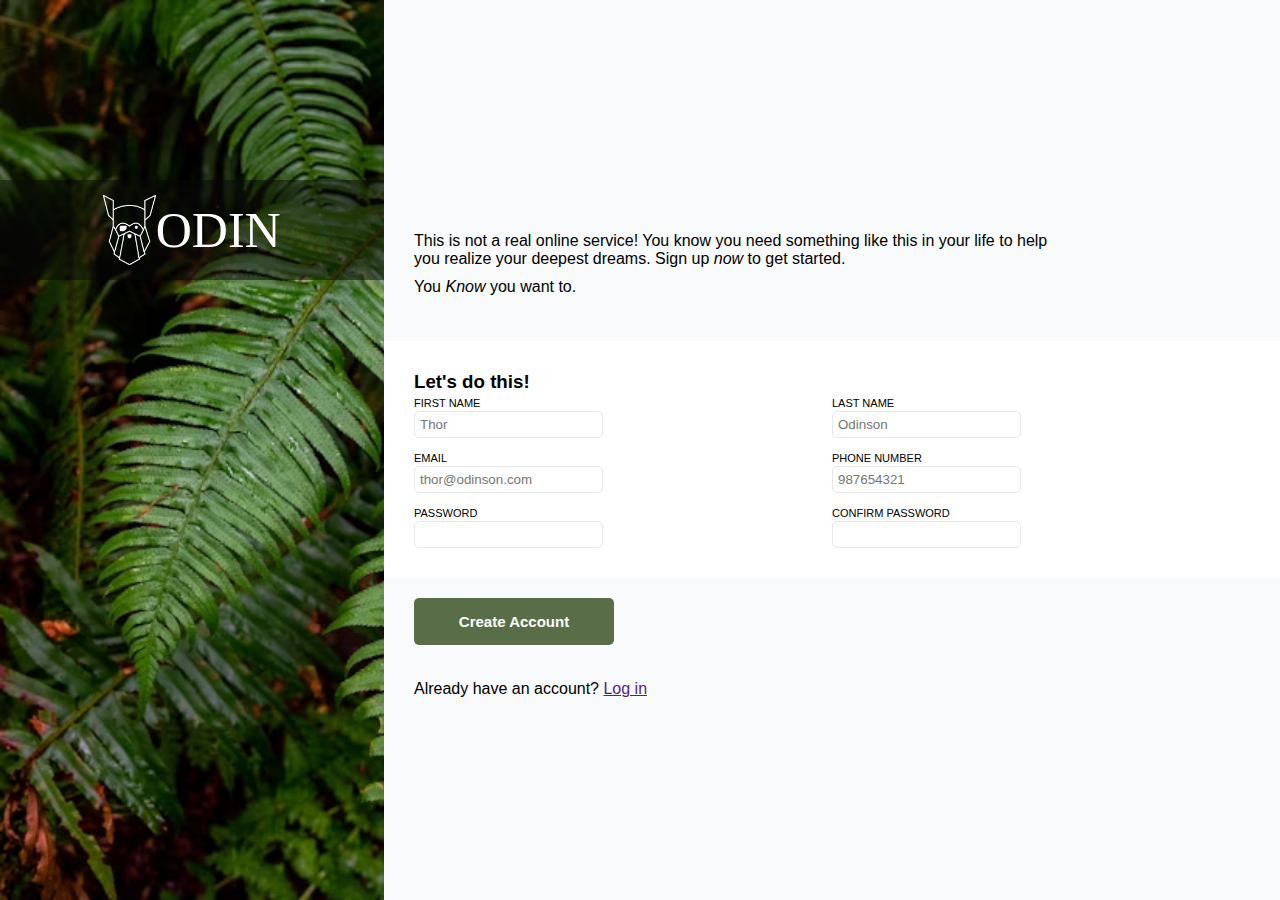
<file: index.html>
<!DOCTYPE html>
<html lang="en">
  <head>
    <meta charset="UTF-8" />
    <meta name="viewport" content="width=device-width, initial-scale=1.0" />
    <title>ODIN Log-in Page</title>
    <link rel="stylesheet" href="style.css" />
  </head>
  <body>
    <div class="container">
      <aside class="side-panel">
        <div class="logo-container">
          <img src="./assets/odin-lined.png" alt="Odin Logo" />
          <span class="logo-name">ODIN</span>
        </div>
      </aside>

      <main class="main">
        <div class="top">
          <p>
            This is not a real online service! You know you need something like
            this in your life to help you realize your deepest dreams. Sign up
            <em>now</em> to get started.
          </p>
          <p>You <em>Know</em> you want to.</p>
        </div>

        <div class="form-container">
          <form class="form">
            <div class="form-data">
              <h3>Let's do this!</h3>
              <div class="form-input">
                <div class="label-group">
                  <label for="first-name">FIRST NAME</label><br />
                  <input
                    type="text"
                    id="first-name"
                    name="first-name"
                    placeholder="Thor"
                    required
                  />
                </div>

                <div class="label-group">
                  <label for="last-name">LAST NAME</label><br />
                  <input
                    type="text"
                    id="last-name"
                    name="last-name"
                    placeholder="Odinson"
                    required
                  />
                </div>

                <div class="label-group">
                  <label for="email">EMAIL</label><br />
                  <input
                    type="email"
                    id="email"
                    name="email"
                    placeholder="thor@odinson.com"
                    required
                  />
                </div>

                <div class="label-group">
                  <label for="phone">PHONE NUMBER</label><br />
                  <input
                    type="tel"
                    id="phone"
                    name="phone"
                    pattern="\d{10}"
                    placeholder="987654321"
                    required
                  />
                </div>

                <div class="label-group">
                  <label for="password">PASSWORD</label><br />
                  <input
                    type="password"
                    id="password"
                    name="password"
                    required
                  />
                </div>

                <div class="label-group">
                  <label for="cnf-password">CONFIRM PASSWORD</label><br />
                  <input
                    type="password"
                    id="cnf-password"
                    name="cnf-password"
                    required
                  />
                </div>
              </div>
            </div>
            <div class="button">
              <button type="submit">Create Account</button>
            </div>
          </form>
        </div>

        <div class="bottom">
          <p>
            Already have an account? <span><a href="">Log in</a></span>
          </p>
        </div>
      </main>
    </div>
  </body>
</html>
</file>
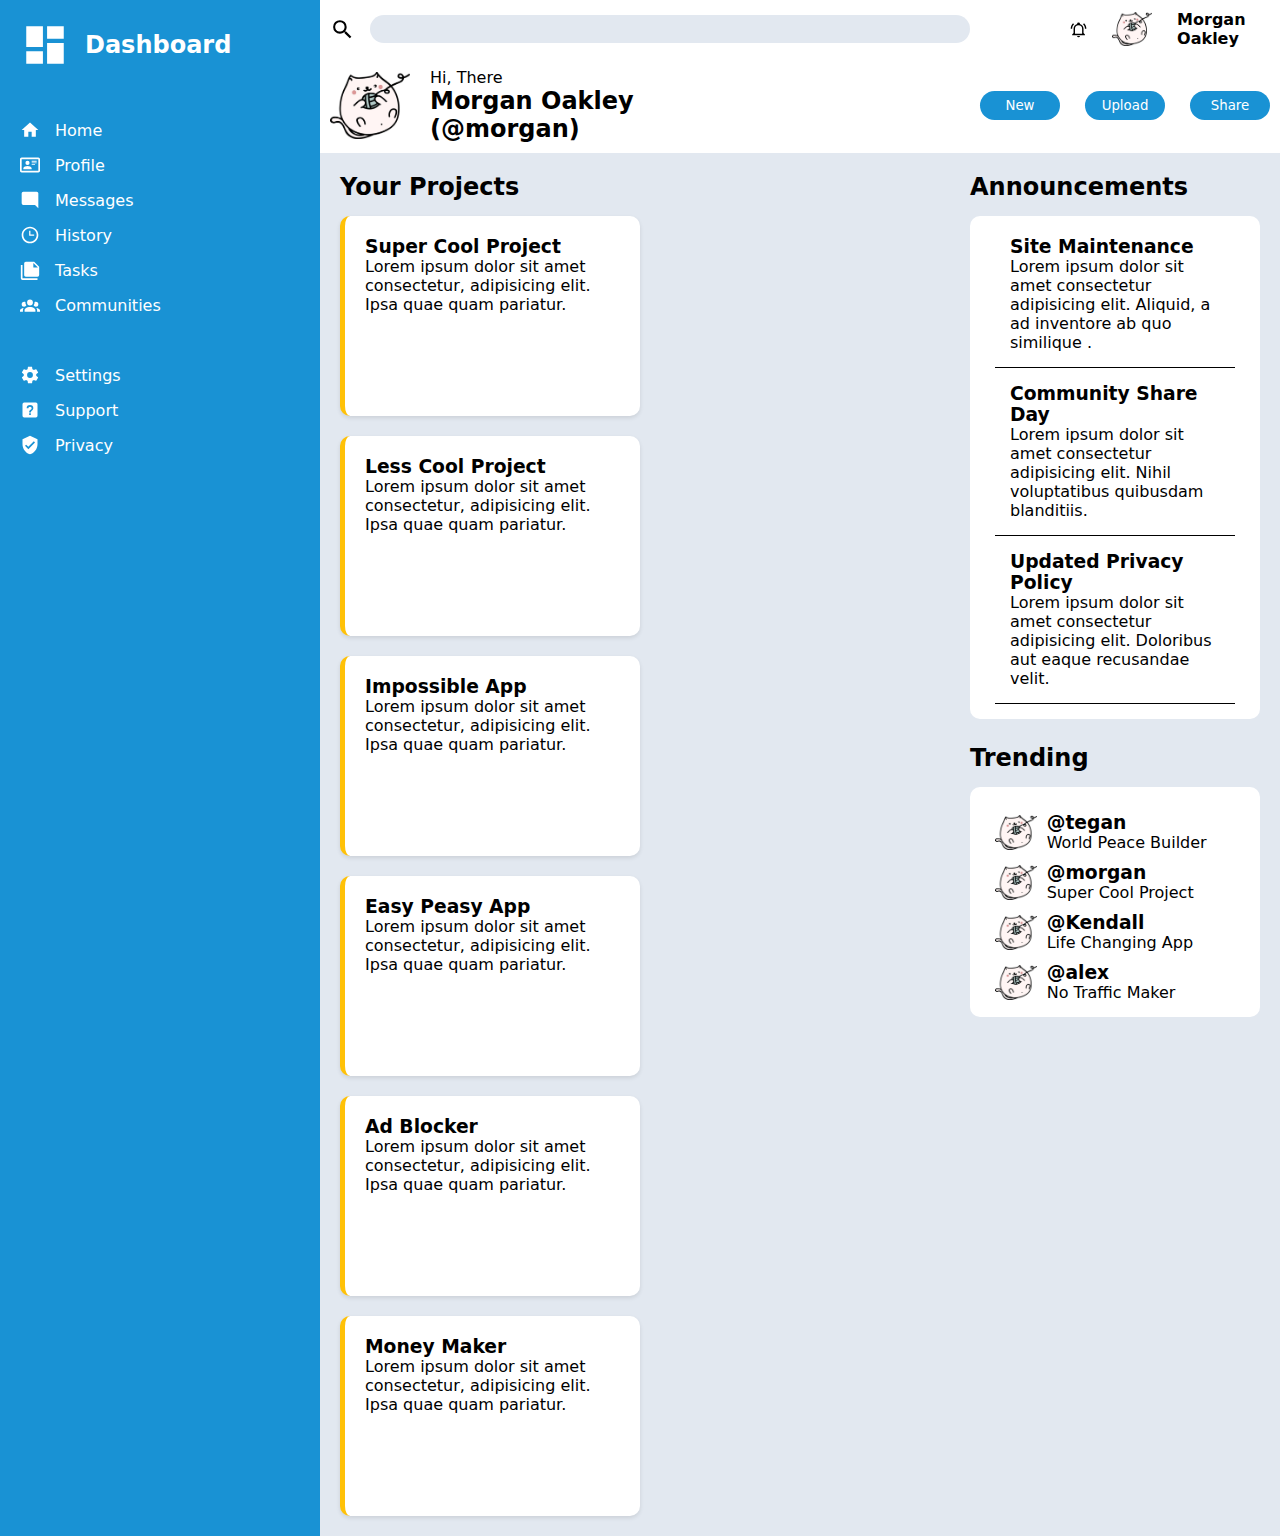
<file: admin-dashboard-odin/index.html>
<!DOCTYPE html>
<html lang="en">
  <head>
    <meta charset="UTF-8" />
    <meta name="viewport" content="width=device-width, initial-scale=1.0" />
    <title>Rough</title>
    <link rel="stylesheet" href="style.css" />
  </head>
  <body>
    <div class="container">
      <div class="dashboard">
        <div class="logo">
          <svg
            class="logo-icon"
            xmlns="http://www.w3.org/2000/svg"
            viewBox="0 0 24 24"
          >
            <title>view-dashboard</title>
            <path
              fill="#FFFFFF"
              d="M13,3V9H21V3M13,21H21V11H13M3,21H11V15H3M3,13H11V3H3V13Z"
            />
          </svg>
          <h2>Dashboard</h2>
        </div>

        <div class="user-data">
          <div class="user-data-div home">
            <svg
              class="dash-icons"
              xmlns="http://www.w3.org/2000/svg"
              viewBox="0 0 24 24"
            >
              <title>home</title>
              <path
                fill="#FFFFFF"
                d="M10,20V14H14V20H19V12H22L12,3L2,12H5V20H10Z"
              />
            </svg>
            <a href="#">Home</a>
          </div>
          <div class="user-data-div profile">
            <svg
              class="dash-icons"
              xmlns="http://www.w3.org/2000/svg"
              viewBox="0 0 24 24"
            >
              <title>card-account-details-outline</title>
              <path
                fill="#FFFFFF"
                d="M22,3H2C0.91,3.04 0.04,3.91 0,5V19C0.04,20.09 0.91,20.96 2,21H22C23.09,20.96 23.96,20.09 24,19V5C23.96,3.91 23.09,3.04 22,3M22,19H2V5H22V19M14,17V15.75C14,14.09 10.66,13.25 9,13.25C7.34,13.25 4,14.09 4,15.75V17H14M9,7A2.5,2.5 0 0,0 6.5,9.5A2.5,2.5 0 0,0 9,12A2.5,2.5 0 0,0 11.5,9.5A2.5,2.5 0 0,0 9,7M14,7V8H20V7H14M14,9V10H20V9H14M14,11V12H18V11H14"
              />
            </svg>
            <a href="#">Profile</a>
          </div>
          <div class="user-data-div messages">
            <svg
              class="dash-icons"
              xmlns="http://www.w3.org/2000/svg"
              viewBox="0 0 24 24"
            >
              <title>message-reply</title>
              <path
                fill="#FFFFFF"
                d="M22,4C22,2.89 21.1,2 20,2H4A2,2 0 0,0 2,4V16A2,2 0 0,0 4,18H18L22,22V4Z"
              />
            </svg>
            <a href="#">Messages</a>
          </div>
          <div class="user-data-div history">
            <svg
              class="dash-icons"
              xmlns="http://www.w3.org/2000/svg"
              viewBox="0 0 24 24"
            >
              <title>clock-time-three-outline</title>
              <path
                fill="#FFFFFF"
                d="M12 20C16.4 20 20 16.4 20 12S16.4 4 12 4 4 7.6 4 12 7.6 20 12 20M12 2C17.5 2 22 6.5 22 12S17.5 22 12 22C6.5 22 2 17.5 2 12C2 6.5 6.5 2 12 2M17 11.5V13H11V7H12.5V11.5H17Z"
              />
            </svg>
            <a href="#">History</a>
          </div>
          <div class="user-data-div tasks">
            <svg
              class="dash-icons"
              xmlns="http://www.w3.org/2000/svg"
              viewBox="0 0 24 24"
            >
              <title>note-multiple</title>
              <path
                fill="#FFFFFF"
                d="M16,9H21.5L16,3.5V9M7,2H17L23,8V18A2,2 0 0,1 21,20H7C5.89,20 5,19.1 5,18V4A2,2 0 0,1 7,2M3,6V22H21V24H3A2,2 0 0,1 1,22V6H3Z"
              />
            </svg>
            <a href="#">Tasks</a>
          </div>
          <div class="user-data-div communities">
            <svg
              class="dash-icons"
              xmlns="http://www.w3.org/2000/svg"
              viewBox="0 0 24 24"
            >
              <title>account-group</title>
              <path
                fill="#FFFFFF"
                d="M12,5.5A3.5,3.5 0 0,1 15.5,9A3.5,3.5 0 0,1 12,12.5A3.5,3.5 0 0,1 8.5,9A3.5,3.5 0 0,1 12,5.5M5,8C5.56,8 6.08,8.15 6.53,8.42C6.38,9.85 6.8,11.27 7.66,12.38C7.16,13.34 6.16,14 5,14A3,3 0 0,1 2,11A3,3 0 0,1 5,8M19,8A3,3 0 0,1 22,11A3,3 0 0,1 19,14C17.84,14 16.84,13.34 16.34,12.38C17.2,11.27 17.62,9.85 17.47,8.42C17.92,8.15 18.44,8 19,8M5.5,18.25C5.5,16.18 8.41,14.5 12,14.5C15.59,14.5 18.5,16.18 18.5,18.25V20H5.5V18.25M0,20V18.5C0,17.11 1.89,15.94 4.45,15.6C3.86,16.28 3.5,17.22 3.5,18.25V20H0M24,20H20.5V18.25C20.5,17.22 20.14,16.28 19.55,15.6C22.11,15.94 24,17.11 24,18.5V20Z"
              />
            </svg>
            <a href="#">Communities</a>
          </div>
        </div>
        <div class="user-settings">
          <div class="user-data-div dash-icons" class="settings">
            <svg
              class="dash-icons"
              xmlns="http://www.w3.org/2000/svg"
              viewBox="0 0 24 24"
            >
              <title>cog</title>
              <path
                fill="#FFFFFF"
                d="M12,15.5A3.5,3.5 0 0,1 8.5,12A3.5,3.5 0 0,1 12,8.5A3.5,3.5 0 0,1 15.5,12A3.5,3.5 0 0,1 12,15.5M19.43,12.97C19.47,12.65 19.5,12.33 19.5,12C19.5,11.67 19.47,11.34 19.43,11L21.54,9.37C21.73,9.22 21.78,8.95 21.66,8.73L19.66,5.27C19.54,5.05 19.27,4.96 19.05,5.05L16.56,6.05C16.04,5.66 15.5,5.32 14.87,5.07L14.5,2.42C14.46,2.18 14.25,2 14,2H10C9.75,2 9.54,2.18 9.5,2.42L9.13,5.07C8.5,5.32 7.96,5.66 7.44,6.05L4.95,5.05C4.73,4.96 4.46,5.05 4.34,5.27L2.34,8.73C2.21,8.95 2.27,9.22 2.46,9.37L4.57,11C4.53,11.34 4.5,11.67 4.5,12C4.5,12.33 4.53,12.65 4.57,12.97L2.46,14.63C2.27,14.78 2.21,15.05 2.34,15.27L4.34,18.73C4.46,18.95 4.73,19.03 4.95,18.95L7.44,17.94C7.96,18.34 8.5,18.68 9.13,18.93L9.5,21.58C9.54,21.82 9.75,22 10,22H14C14.25,22 14.46,21.82 14.5,21.58L14.87,18.93C15.5,18.67 16.04,18.34 16.56,17.94L19.05,18.95C19.27,19.03 19.54,18.95 19.66,18.73L21.66,15.27C21.78,15.05 21.73,14.78 21.54,14.63L19.43,12.97Z"
              />
            </svg>
            <a href="#">Settings</a>
          </div>
          <div class="user-data-div support">
            <svg
              class="dash-icons"
              class="dash-icons"
              xmlns="http://www.w3.org/2000/svg"
              viewBox="0 0 24 24"
            >
              <title>help-box</title>
              <path
                fill="#FFFFFF"
                d="M11,18H13V16H11V18M12,6A4,4 0 0,0 8,10H10A2,2 0 0,1 12,8A2,2 0 0,1 14,10C14,12 11,11.75 11,15H13C13,12.75 16,12.5 16,10A4,4 0 0,0 12,6M5,3H19A2,2 0 0,1 21,5V19A2,2 0 0,1 19,21H5A2,2 0 0,1 3,19V5A2,2 0 0,1 5,3Z"
              />
            </svg>
            <a href="#">Support</a>
          </div>
          <div class="user-data-div privacy">
            <svg
              class="dash-icons"
              xmlns="http://www.w3.org/2000/svg"
              viewBox="0 0 24 24"
            >
              <title>shield-check</title>
              <path
                fill="#FFFFFF"
                d="M10,17L6,13L7.41,11.59L10,14.17L16.59,7.58L18,9M12,1L3,5V11C3,16.55 6.84,21.74 12,23C17.16,21.74 21,16.55 21,11V5L12,1Z"
              />
            </svg>
            <a href="#">Privacy</a>
          </div>
        </div>
      </div>

      <div class="header">
        <div class="top">
          <div class="search">
            <svg
              class="search-icon icons"
              xmlns="http://www.w3.org/2000/svg"
              viewBox="0 0 24 24"
            >
              <title>magnify</title>
              <path
                d="M9.5,3A6.5,6.5 0 0,1 16,9.5C16,11.11 15.41,12.59 14.44,13.73L14.71,14H15.5L20.5,19L19,20.5L14,15.5V14.71L13.73,14.44C12.59,15.41 11.11,16 9.5,16A6.5,6.5 0 0,1 3,9.5A6.5,6.5 0 0,1 9.5,3M9.5,5C7,5 5,7 5,9.5C5,12 7,14 9.5,14C12,14 14,12 14,9.5C14,7 12,5 9.5,5Z"
              />
            </svg>

            <input type="text" />
          </div>
          <div class="user-info">
            <svg
              class="ring-bell icons"
              xmlns="http://www.w3.org/2000/svg"
              viewBox="0 0 24 24"
            >
              <title>bell-ring-outline</title>
              <path
                d="M10,21H14A2,2 0 0,1 12,23A2,2 0 0,1 10,21M21,19V20H3V19L5,17V11C5,7.9 7.03,5.17 10,4.29C10,4.19 10,4.1 10,4A2,2 0 0,1 12,2A2,2 0 0,1 14,4C14,4.1 14,4.19 14,4.29C16.97,5.17 19,7.9 19,11V17L21,19M17,11A5,5 0 0,0 12,6A5,5 0 0,0 7,11V18H17V11M19.75,3.19L18.33,4.61C20.04,6.3 21,8.6 21,11H23C23,8.07 21.84,5.25 19.75,3.19M1,11H3C3,8.6 3.96,6.3 5.67,4.61L4.25,3.19C2.16,5.25 1,8.07 1,11Z"
              />
            </svg>
            <img class="profile-icon" src="./icon1.jpg" alt="profile icon" />

            <h4>Morgan Oakley</h4>
          </div>
        </div>
        <div class="bottom">
          <div class="user-profile">
            <img class="profile-icon" src="./icon1.jpg" alt="profile icon" />
            <div class="profile-name">
              <p>Hi, There</p>
              <h2>Morgan Oakley (@morgan)</h2>
            </div>
          </div>
          <div class="buttons">
            <button>New</button>
            <button>Upload</button>
            <button>Share</button>
          </div>
        </div>
      </div>

      <div class="main">
        <div class="projects">
          <h2>Your Projects</h2>
          <div class="project-tiles">
            <div class="project">
              <h3>Super Cool Project</h3>
              <p>
                Lorem ipsum dolor sit amet consectetur, adipisicing elit. Ipsa
                quae quam pariatur.
              </p>
            </div>
            <div class="project">
              <h3>Less Cool Project</h3>
              <p>
                Lorem ipsum dolor sit amet consectetur, adipisicing elit. Ipsa
                quae quam pariatur.
              </p>
            </div>
            <div class="project">
              <h3>Impossible App</h3>
              <p>
                Lorem ipsum dolor sit amet consectetur, adipisicing elit. Ipsa
                quae quam pariatur.
              </p>
            </div>
            <div class="project">
              <h3>Easy Peasy App</h3>
              <p>
                Lorem ipsum dolor sit amet consectetur, adipisicing elit. Ipsa
                quae quam pariatur.
              </p>
            </div>
            <div class="project">
              <h3>Ad Blocker</h3>
              <p>
                Lorem ipsum dolor sit amet consectetur, adipisicing elit. Ipsa
                quae quam pariatur.
              </p>
            </div>
            <div class="project">
              <h3>Money Maker</h3>
              <p>
                Lorem ipsum dolor sit amet consectetur, adipisicing elit. Ipsa
                quae quam pariatur.
              </p>
            </div>
          </div>
        </div>
        <div class="announcements">
          <h2>Announcements</h2>
          <div class="announce-tiles">
            <div class="announce">
              <h3>Site Maintenance</h3>
              <p>
                Lorem ipsum dolor sit amet consectetur adipisicing elit.
                Aliquid, a ad inventore ab quo similique .
              </p>
            </div>

            <div class="announce">
              <h3>Community Share Day</h3>
              <p>
                Lorem ipsum dolor sit amet consectetur adipisicing elit. Nihil
                voluptatibus quibusdam blanditiis.
              </p>
            </div>

            <div class="announce">
              <h3>Updated Privacy Policy</h3>
              <p>
                Lorem ipsum dolor sit amet consectetur adipisicing elit.
                Doloribus aut eaque recusandae velit.
              </p>
            </div>
          </div>
        </div>
        <div class="trending">
          <h2>Trending</h2>
          <div class="trending-tiles">
            <div class="logo">
              <img src="./icon1.jpg" alt="icon" />
              <div class="logo-data">
                <h3>@tegan</h3>
                <p>World Peace Builder</p>
              </div>
            </div>
            <div class="logo">
              <img src="./icon1.jpg" alt="icon" />
              <div class="logo-data">
                <h3>@morgan</h3>
                <p>Super Cool Project</p>
              </div>
            </div>
            <div class="logo">
              <img src="./icon1.jpg" alt="" />
              <div class="logo-data">
                <h3>@Kendall</h3>
                <p>Life Changing App</p>
              </div>
            </div>
            <div class="logo">
              <img src="./icon1.jpg" alt="" />
              <div class="logo-data">
                <h3>@alex</h3>
                <p>No Traffic Maker</p>
              </div>
            </div>
          </div>
        </div>
      </div>
    </div>
  </body>
</html>
</file>
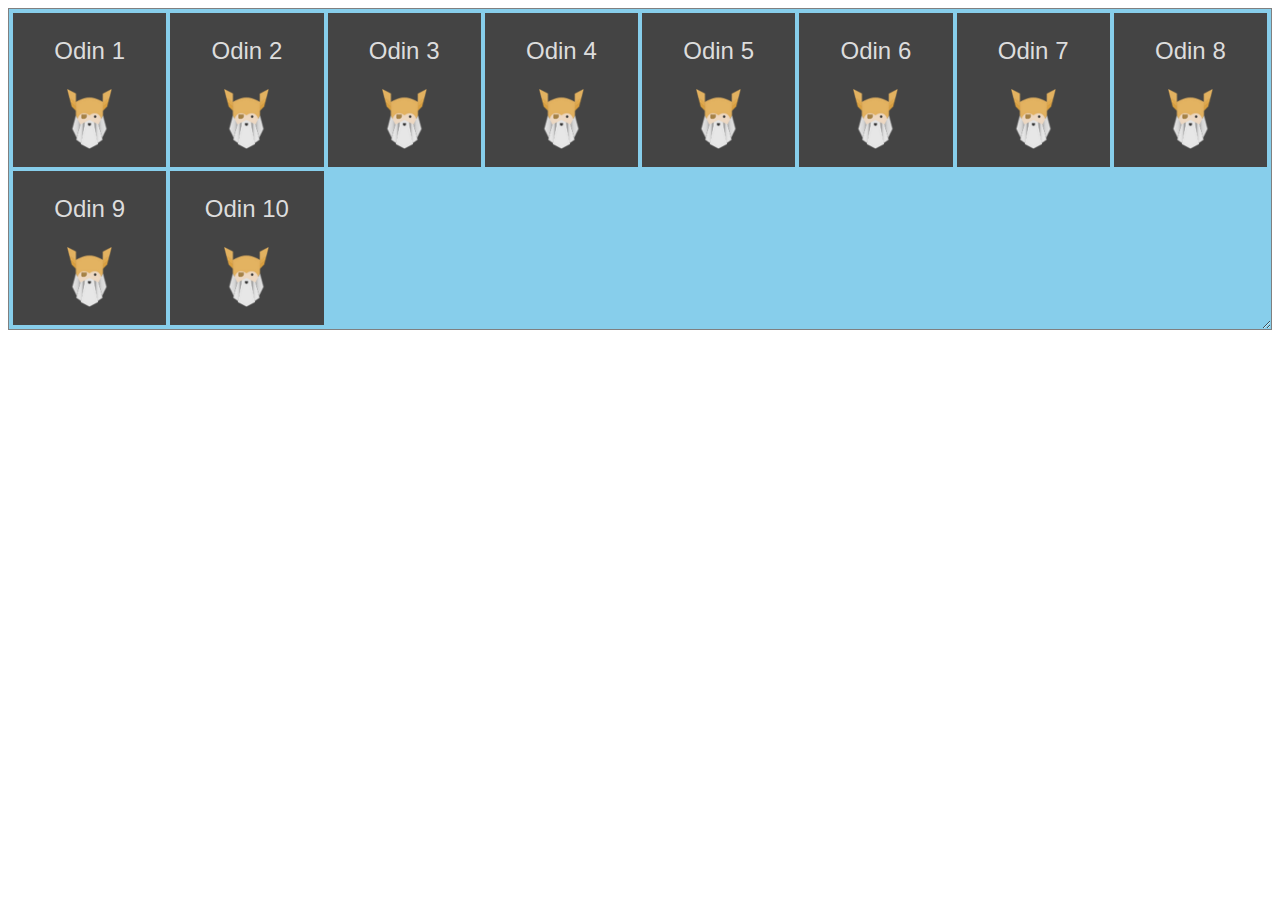
<file: grid-advanced/index.html>
<!DOCTYPE html>
<html lang="en">
  <head>
    <meta charset="UTF-8" />
    <meta name="viewport" content="width=device-width, initial-scale=1.0" />
    <title>Grid Advanced</title>
    <link rel="stylesheet" href="style.css" />
  </head>
  <body>
    <div class="grid-container">
      <div class="grid-item">
        <p>Odin 1</p>
        <img src="./jkwFqfX_d.webp" alt="top logo" />
      </div>
      <div class="grid-item">
        <p>Odin 2</p>
        <img src="./jkwFqfX_d.webp" alt="top logo" />
      </div>
      <div class="grid-item">
        <p>Odin 3</p>
        <img src="./jkwFqfX_d.webp" alt="top logo" />
      </div>
      <div class="grid-item">
        <p>Odin 4</p>
        <img src="./jkwFqfX_d.webp" alt="top logo" />
      </div>
      <div class="grid-item">
        <p>Odin 5</p>
        <img src="./jkwFqfX_d.webp" alt="top logo" />
      </div>
      <div class="grid-item">
        <p>Odin 6</p>
        <img src="./jkwFqfX_d.webp" alt="top logo" />
      </div>
      <div class="grid-item">
        <p>Odin 7</p>
        <img src="./jkwFqfX_d.webp" alt="top logo" />
      </div>
      <div class="grid-item">
        <p>Odin 8</p>
        <img src="./jkwFqfX_d.webp" alt="top logo" />
      </div>
      <div class="grid-item">
        <p>Odin 9</p>
        <img src="./jkwFqfX_d.webp" alt="top logo" />
      </div>
      <div class="grid-item">
        <p>Odin 10</p>
        <img src="./jkwFqfX_d.webp" alt="top logo" />
      </div>
    </div>
  </body>
</html>
</file>
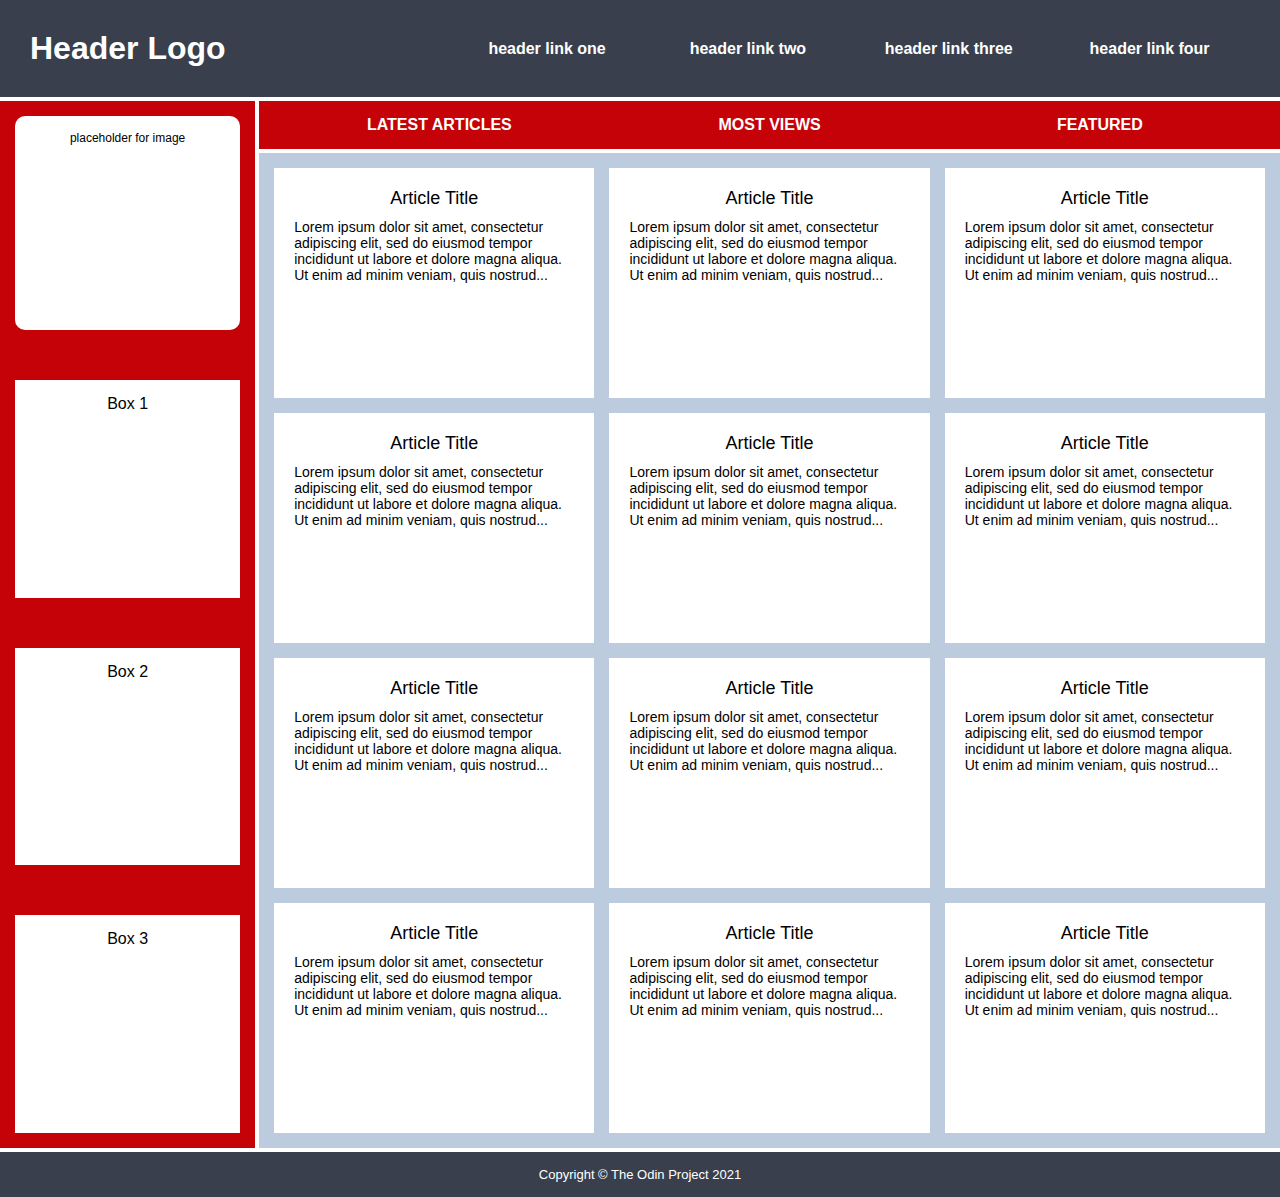
<file: grid-holy-grail-project-2/index.html>
<!DOCTYPE html>
<html lang="en">
  <head>
    <meta charset="UTF-8" />
    <meta http-equiv="X-UA-Compatible" content="IE=edge" />
    <meta name="viewport" content="width=device-width, initial-scale=1.0" />
    <title>Holy Grail Mockup</title>
    <link rel="stylesheet" href="style.css" />
  </head>
  <body>
    <div class="container">
      <div class="header">
        <div class="logo">Header Logo</div>
        <div class="menu">
          <ul>
            <li>header link one</li>
            <li>header link two</li>
            <li>header link three</li>
            <li>header link four</li>
          </ul>
        </div>
      </div>

      <div class="sidebar">
        <div class="photo">
          <p>placeholder for image</p>
        </div>
        <div class="side-content">Box 1</div>
        <div class="side-content">Box 2</div>
        <div class="side-content">Box 3</div>
      </div>

      <div class="nav">
        <ul>
          <li>Latest Articles</li>
          <li>Most Views</li>
          <li>Featured</li>
        </ul>
      </div>

      <div class="article">
        <div class="card">
          <p class="title">Article Title</p>
          <p>
            Lorem ipsum dolor sit amet, consectetur adipiscing elit, sed do
            eiusmod tempor incididunt ut labore et dolore magna aliqua. Ut enim
            ad minim veniam, quis nostrud...
          </p>
        </div>
        <div class="card">
          <p class="title">Article Title</p>
          <p>
            Lorem ipsum dolor sit amet, consectetur adipiscing elit, sed do
            eiusmod tempor incididunt ut labore et dolore magna aliqua. Ut enim
            ad minim veniam, quis nostrud...
          </p>
        </div>
        <div class="card">
          <p class="title">Article Title</p>
          <p>
            Lorem ipsum dolor sit amet, consectetur adipiscing elit, sed do
            eiusmod tempor incididunt ut labore et dolore magna aliqua. Ut enim
            ad minim veniam, quis nostrud...
          </p>
        </div>
        <div class="card">
          <p class="title">Article Title</p>
          <p>
            Lorem ipsum dolor sit amet, consectetur adipiscing elit, sed do
            eiusmod tempor incididunt ut labore et dolore magna aliqua. Ut enim
            ad minim veniam, quis nostrud...
          </p>
        </div>
        <div class="card">
          <p class="title">Article Title</p>
          <p>
            Lorem ipsum dolor sit amet, consectetur adipiscing elit, sed do
            eiusmod tempor incididunt ut labore et dolore magna aliqua. Ut enim
            ad minim veniam, quis nostrud...
          </p>
        </div>
        <div class="card">
          <p class="title">Article Title</p>
          <p>
            Lorem ipsum dolor sit amet, consectetur adipiscing elit, sed do
            eiusmod tempor incididunt ut labore et dolore magna aliqua. Ut enim
            ad minim veniam, quis nostrud...
          </p>
        </div>
        <div class="card">
          <p class="title">Article Title</p>
          <p>
            Lorem ipsum dolor sit amet, consectetur adipiscing elit, sed do
            eiusmod tempor incididunt ut labore et dolore magna aliqua. Ut enim
            ad minim veniam, quis nostrud...
          </p>
        </div>
        <div class="card">
          <p class="title">Article Title</p>
          <p>
            Lorem ipsum dolor sit amet, consectetur adipiscing elit, sed do
            eiusmod tempor incididunt ut labore et dolore magna aliqua. Ut enim
            ad minim veniam, quis nostrud...
          </p>
        </div>
        <div class="card">
          <p class="title">Article Title</p>
          <p>
            Lorem ipsum dolor sit amet, consectetur adipiscing elit, sed do
            eiusmod tempor incididunt ut labore et dolore magna aliqua. Ut enim
            ad minim veniam, quis nostrud...
          </p>
        </div>
        <div class="card">
          <p class="title">Article Title</p>
          <p>
            Lorem ipsum dolor sit amet, consectetur adipiscing elit, sed do
            eiusmod tempor incididunt ut labore et dolore magna aliqua. Ut enim
            ad minim veniam, quis nostrud...
          </p>
        </div>
        <div class="card">
          <p class="title">Article Title</p>
          <p>
            Lorem ipsum dolor sit amet, consectetur adipiscing elit, sed do
            eiusmod tempor incididunt ut labore et dolore magna aliqua. Ut enim
            ad minim veniam, quis nostrud...
          </p>
        </div>
        <div class="card">
          <p class="title">Article Title</p>
          <p>
            Lorem ipsum dolor sit amet, consectetur adipiscing elit, sed do
            eiusmod tempor incididunt ut labore et dolore magna aliqua. Ut enim
            ad minim veniam, quis nostrud...
          </p>
        </div>
      </div>

      <div class="footer">
        <p>Copyright © The Odin Project 2021</p>
      </div>
    </div>
  </body>
</html>
</file>
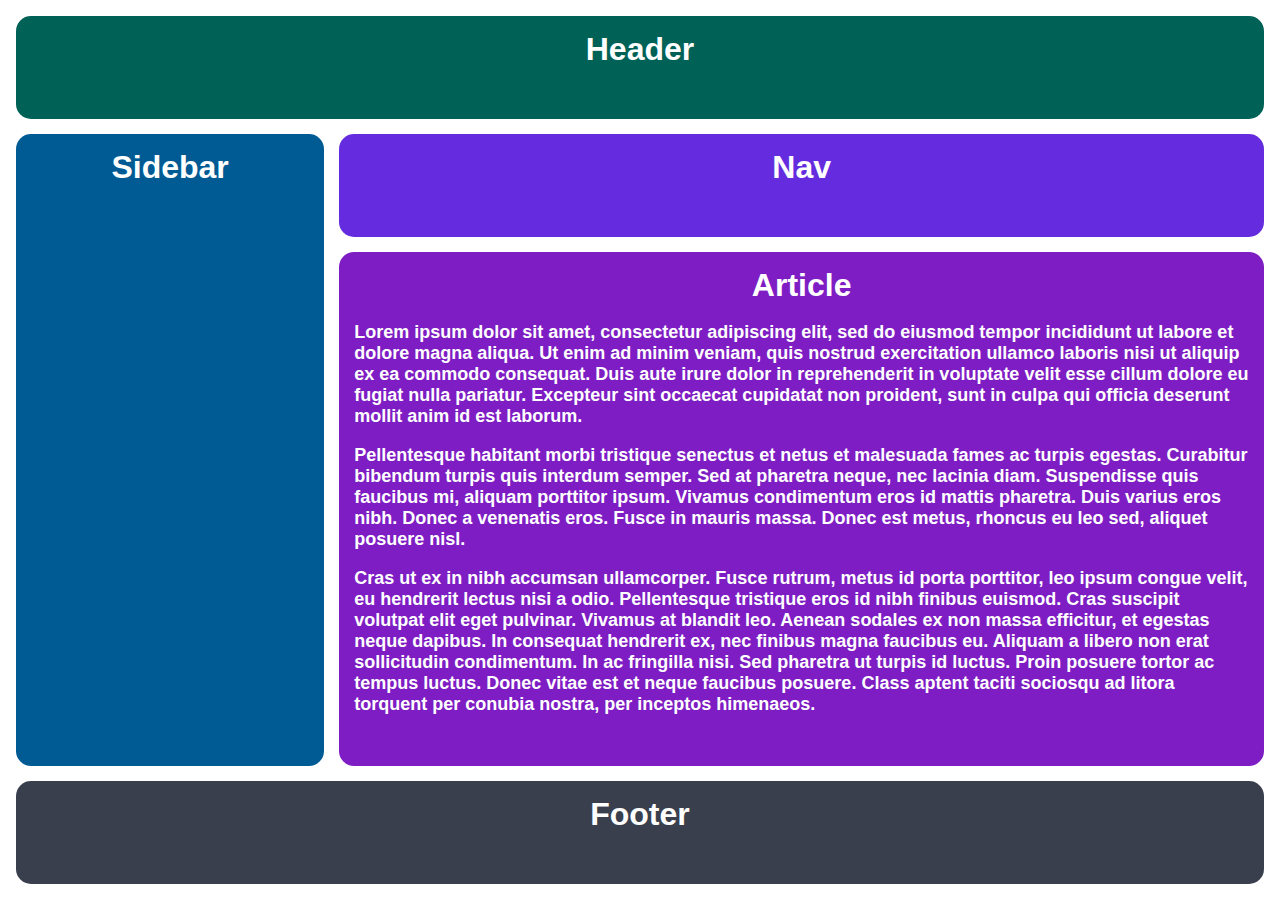
<file: grid-holy-grail-project/index.html>
<!DOCTYPE html>
<html lang="en">
  <head>
    <meta charset="UTF-8" />
    <meta http-equiv="X-UA-Compatible" content="IE=edge" />
    <meta name="viewport" content="width=device-width, initial-scale=1.0" />
    <title>The Holy Grail</title>
    <link rel="stylesheet" href="style.css" />
  </head>
  <body>
    <div class="container">
      <div class="header">Header</div>
      <div class="sidebar">Sidebar</div>
      <div class="nav">Nav</div>
      <div class="article">
        Article
        <p>
          Lorem ipsum dolor sit amet, consectetur adipiscing elit, sed do
          eiusmod tempor incididunt ut labore et dolore magna aliqua. Ut enim ad
          minim veniam, quis nostrud exercitation ullamco laboris nisi ut
          aliquip ex ea commodo consequat. Duis aute irure dolor in
          reprehenderit in voluptate velit esse cillum dolore eu fugiat nulla
          pariatur. Excepteur sint occaecat cupidatat non proident, sunt in
          culpa qui officia deserunt mollit anim id est laborum.
        </p>
        <p>
          Pellentesque habitant morbi tristique senectus et netus et malesuada
          fames ac turpis egestas. Curabitur bibendum turpis quis interdum
          semper. Sed at pharetra neque, nec lacinia diam. Suspendisse quis
          faucibus mi, aliquam porttitor ipsum. Vivamus condimentum eros id
          mattis pharetra. Duis varius eros nibh. Donec a venenatis eros. Fusce
          in mauris massa. Donec est metus, rhoncus eu leo sed, aliquet posuere
          nisl.
        </p>
        <p>
          Cras ut ex in nibh accumsan ullamcorper. Fusce rutrum, metus id porta
          porttitor, leo ipsum congue velit, eu hendrerit lectus nisi a odio.
          Pellentesque tristique eros id nibh finibus euismod. Cras suscipit
          volutpat elit eget pulvinar. Vivamus at blandit leo. Aenean sodales ex
          non massa efficitur, et egestas neque dapibus. In consequat hendrerit
          ex, nec finibus magna faucibus eu. Aliquam a libero non erat
          sollicitudin condimentum. In ac fringilla nisi. Sed pharetra ut turpis
          id luctus. Proin posuere tortor ac tempus luctus. Donec vitae est et
          neque faucibus posuere. Class aptent taciti sociosqu ad litora
          torquent per conubia nostra, per inceptos himenaeos.
        </p>
      </div>
      <div class="footer">Footer</div>
    </div>
  </body>
</html>
</file>
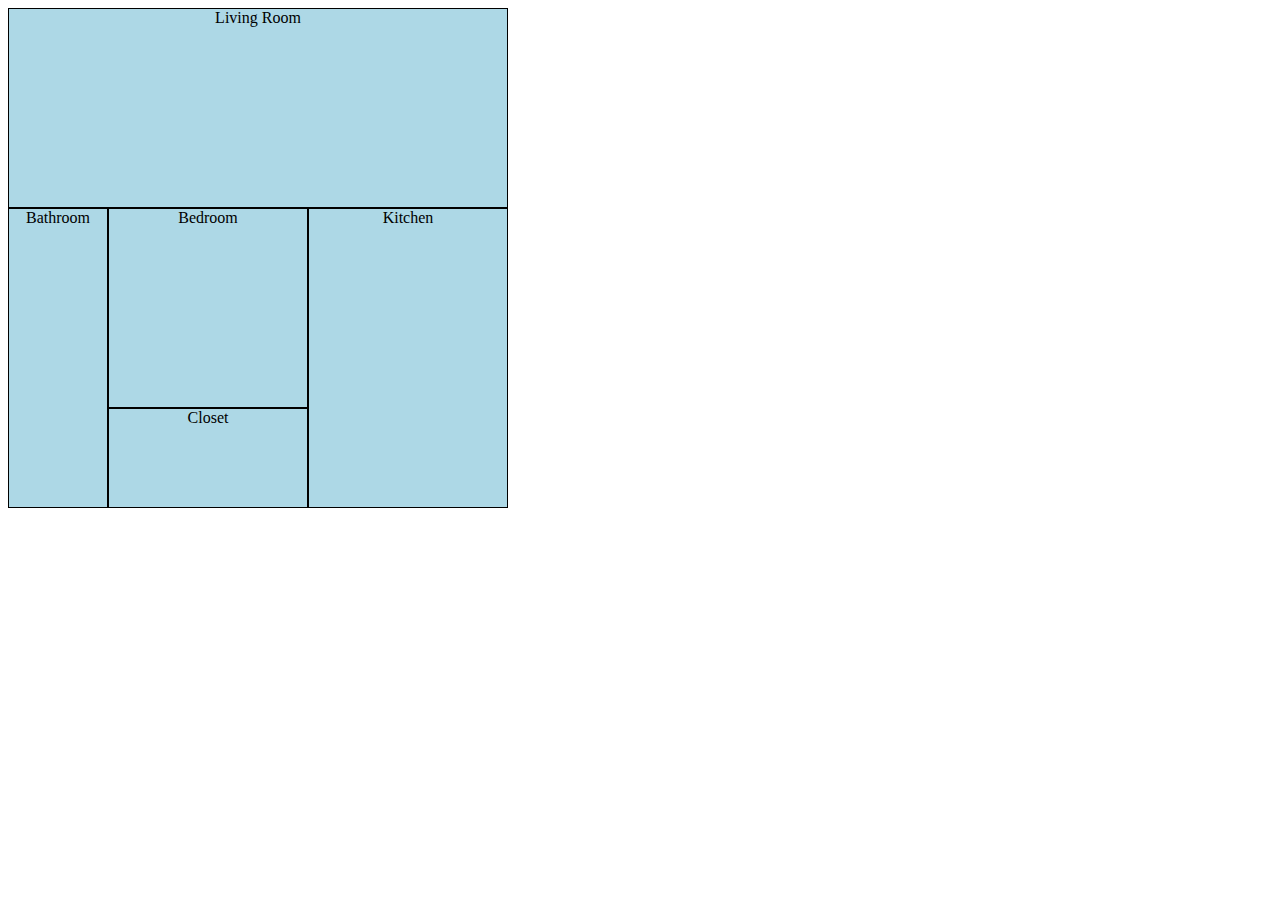
<file: grid-basics/grid.html>
<!DOCTYPE html>
<html lang="en">
  <head>
    <meta charset="UTF-8" />
    <meta name="viewport" content="width=device-width, initial-scale=1.0" />
    <title>Grid</title>
    <style>
      .container {
        display: inline-grid;
        grid-template: 100px 100px 100px 100px 100px / 100px 100px 100px 100px 100px;
        background-color: lightblue;
      }
      .room {
        border: 1px solid;
        text-align: center;
      }

      #living-room {
        /* grid-column-start: 1;
        grid-column-end: 6;
        grid-row-start: 1;
        grid-row-end: 3; */

        grid-area: 1/1/3/6;
      }

      #kitchen {
        grid-column-start: 4;
        grid-column-end: 6;
        grid-row-start: 3;
        grid-row-end: 6;
      }

      #bathroom {
        /* grid-column-start: 1;
        grid-column-end: 2; */
        grid-column: 1/2;

        /* grid-row-start: 3;
        grid-row-end: 6; */
        grid-row: 3/6;
      }

      #bedroom {
        /* grid-column-start: 2;
        grid-column-end: 4; */

        /* or */

        grid-column: 2/4;

        /* grid-row-start: 3;
        grid-row-end: 5; */

        /* or */

        grid-row: 3/5;
      }

      #closet {
        grid-column-start: 2;
        grid-column-end: 4;
        grid-row-start: 5;
        grid-row-end: 6;
      }
    </style>
  </head>
  <body>
    <div class="container">
      <div class="room" id="living-room">Living Room</div>
      <div class="room" id="kitchen">Kitchen</div>
      <div class="room" id="bedroom">Bedroom</div>
      <div class="room" id="bathroom">Bathroom</div>
      <div class="room" id="closet">Closet</div>
    </div>
  </body>
</html>
</file>
<file: style.css>
* {
  padding: 0;
  margin: 0;
  box-sizing: border-box;
}
.container {
  display: flex;
  width: 100vw;
  height: 100vh;

  .side-panel {
    min-width: 30vw;
    background-image: url("./assets/side-img.avif");
    background-repeat: no-repeat;
    background-size: cover;
    position: relative;

    .logo-container {
      height: 100px;
      width: 100%;
      background: rgba(8, 8, 8, 0.5);
      position: absolute;
      top: 20vh;
      display: flex;
      justify-content: center;
      align-items: center;

      img {
        height: 70px;
        width: auto;
      }
    }

    .logo-container span {
      font-family: "Norse";
      color: white;
      font-size: 50px;
    }
  }

  .main {
    min-width: 70vw;
    background-color: #f9fafb;
    display: flex;
    flex-direction: column;
    justify-content: center;
    gap: 15px;

    .top {
      padding: 30px;
      display: flex;
      flex-direction: column;
      gap: 10px;
      width: 80%;
      font-weight: 500;
      font-family: "Segoe UI", Tahoma, Geneva, Verdana, sans-serif;
    }

    .form-container {
      display: flex;
      flex-direction: column;
      gap: 10px;
      font-family: "Segoe UI", Tahoma, Geneva, Verdana, sans-serif;

      .form-data {
        background-color: white;
        padding: 30px;

        .form-input {
          display: grid;
          grid-template-columns: 1fr 1fr;
          column-gap: 0;
          row-gap: 10px;

          label {
            font-size: 11px;
            font-weight: 500;
          }
          input {
            padding: 5px;
            border: 1px solid #e5e7eb;
            border-radius: 5px;
            outline: none;
          }

          input:user-invalid {
            border: 1px solid red;
          }

          input:focus {
            border-color: #007bff; /* blue border */
            box-shadow: 0 0 5px rgba(0, 123, 255, 0.5); /* soft blue glow */
          }
        }
      }

      button {
        background-color: #596d48;
        padding: 15px;
        color: white;
        outline: none;
        border: none;
        border-radius: 5px;
        margin: 20px 30px;
        width: 200px;
        font-weight: 600;
        font-size: 15px;
      }
    }

    .bottom {
      padding-left: 30px;
      display: flex;
      flex-direction: column;
      gap: 10px;
      font-weight: 500;
      font-family: "Segoe UI", Tahoma, Geneva, Verdana, sans-serif;
    }
  }
}
</file>
<file: admin-dashboard-odin/style.css>
html,
* {
  padding: 0;
  margin: 0;
  box-sizing: border-box;
  font-family: system-ui, -apple-system, BlinkMacSystemFont, "Segoe UI", Roboto,
    Oxygen, Ubuntu, Cantarell, "Open Sans", "Helvetica Neue", sans-serif;
}
.icons {
  height: 25px;
}

.container {
  display: grid;
  grid-template-columns: repeat(4, 1fr);
  grid-template-rows: repeat(150px, 1fr);

  .dashboard {
    background-color: #1992d4;
    grid-column: 1/2;
    grid-row: 1/5;
  }

  .dashboard {
    color: white;
    display: flex;
    flex-direction: column;
    gap: 50px;
    padding: 20px;

    .logo {
      display: flex;
      align-items: center;
      gap: 15px;

      .logo-icon {
        height: 50px;
      }
    }

    .user-data {
      display: flex;
      flex-direction: column;
      gap: 15px;
    }

    .user-settings {
      display: flex;
      flex-direction: column;
      gap: 15px;
    }
    .user-data-div {
      display: flex;
      align-items: center;
      gap: 15px;
      a {
        text-decoration: none;
        color: white;
      }
    }

    .dash-icons {
      height: 20px;
    }
  }

  .header {
    background-color: white;
    grid-column: 2/5;
    grid-row: 1/2;
    display: flex;
    flex-direction: column;
    justify-content: space-between;
    align-items: center;
    padding: 10px;
    gap: 20px;

    .top {
      display: flex;
      justify-content: space-between;
      gap: 100px;

      .search {
        display: flex;
        align-items: center;
        justify-content: space-between;
        gap: 15px;

        input {
          width: 40em;
          border-radius: 15px;
          outline: none;
          border: none;
          background-color: #e2e8f0;
          padding: 5px;
          font-size: 15px;
        }
      }

      .user-info {
        display: flex;
        justify-content: space-between;
        align-items: center;
        gap: 25px;

        img {
          width: 40px;
        }
      }
    }

    .bottom {
      display: flex;
      align-items: center;
      justify-content: space-between;
      gap: 200px;

      .user-profile {
        display: flex;
        align-items: center;
        justify-content: space-between;
        gap: 20px;

        img {
          width: 80px;
        }
      }
      .buttons {
        display: flex;
        gap: 25px;
        button {
          width: 80px;
          padding: 7px;
          border-radius: 15px;
          border: none;
          background-color: #1992d4;
          color: white;
          cursor: pointer;
        }
      }
    }
  }

  .main {
    background-color: #e2e8f0;
    padding: 20px;
    grid-column: 2/5;
    grid-row: 2/5;
    display: grid;
    grid-template-columns: 1fr 1fr 1fr;
    /* grid-template-rows: 1fr; */
    gap: 25px;

    .projects {
      grid-column: 1/3;
      grid-row: 1/4;
      border-radius: 5px;
      display: flex;
      flex-direction: column;
      gap: 15px;

      .project-tiles {
        display: grid;
        grid-template-columns: repeat(auto-fit, minmax(300px, 1fr));
        grid-template-rows: repeat(auto-fit, minmax(200px, 1fr));
        gap: 20px;
      }

      .project {
        height: 200px;
        width: 300px;
        box-shadow: 0 2px 4px rgba(0, 0, 0, 0.1);
        padding: 20px 20px;
        border-radius: 10px;
        background-color: white;
        border-left: 5px solid #ffc107;

        /* p {
          overflow: hidden;
          white-space: nowrap;
          text-overflow: ellipsis;
        } */
      }
    }

    .announcements {
      border-radius: 5px;
      display: flex;
      flex-direction: column;
      gap: 15px;
      .announce-tiles {
        background-color: white;
        border-radius: 10px;
        padding: 5px 25px;
        padding-bottom: 15px;
      }

      .announce {
        padding: 15px;
        border-bottom: 1px solid black;
      }
    }

    .trending {
      display: flex;
      flex-direction: column;
      gap: 15px;
      .trending-tiles {
        background-color: white;
        border-radius: 10px;
        padding: 25px 25px;
        padding-bottom: 15px;
        display: flex;
        flex-direction: column;
        gap: 10px;

        .logo {
          display: flex;
          align-items: center;
          gap: 10px;

          img {
            height: 35px;
          }
        }
      }
    }
  }
}
</file>
<file: grid-advanced/style.css>
.grid-container {
  display: grid;
  /* grid-template-rows: repeat(2, 1fr); */

  /*Using repeat() function*/
  /* grid-template-columns: repeat(2, 2fr) repeat(3, 1fr); */
  /* grid-template-columns: repeat(2, 125px) repeat(3, 1fr); */

  /*Using min and max values*/
  /* grid-template-rows: repeat(2, min(200px, 50%));
  grid-template-columns: repeat(5, max(120px, 15%)); */

  /*Using minmax function*/
  grid-template-rows: repeat(2, 1fr);
  /* grid-template-columns: repeat(5, minmax(150px, 200px)); */

  /*Using Clamp: 
  Syntax:
  clamp(minimum-size, ideal-size, maximum-size)
  */
  /* grid-template-columns: repeat(5, clamp(150px, 20%, 200px)); */

  /*auto-fit with minmax*/
  grid-template-columns: repeat(auto-fit, minmax(150px, 1fr));

  gap: 4px;
  padding: 4px;
  border: 1px solid grey;
  background-color: skyblue;
  resize: both;
  overflow: auto;
}

.grid-item {
  background-color: #444;
  text-align: center;
  color: #ddd;
  font-family: sans-serif;
  font-size: 1.5rem;
  padding: 12px;
}

p {
  margin: 12px auto 24px;
}

img {
  height: 60px;
}
</file>
<file: grid-holy-grail-project-2/style.css>
* {
  margin: 0;
  padding: 0;
}

.container {
  text-align: center;
  display: grid;
  grid-template-columns: 1fr 4fr;
  gap: 4px;
}

.container div {
  padding: 15px;
  font-size: 32px;
  font-family: Helvetica;
  font-weight: bold;
  color: white;
}

.header {
  background-color: #393f4d;
  grid-column: 1/3;
  display: grid;
  grid-template-columns: 1fr 2fr;
}

.logo {
  justify-self: start;
}

.menu {
  align-self: center;
}

.menu ul {
  display: grid;
  grid-template-columns: 1fr 1fr 1fr 1fr;
}

.menu ul,
.menu li {
  font-size: 16px;
  list-style-type: none;
}

.sidebar {
  grid-row: 2/4;
  display: grid;
  gap: 50px;
  background-color: #c50208;
}

.sidebar .photo {
  background-color: white;
  color: black;
  font-size: 12px;
  font-weight: normal;
  border-radius: 10px;
}

/* .side-content .photo {
  display: grid;
  align-items: center;
} */

.sidebar .side-content {
  background-color: white;
  color: black;
  font-size: 16px;
  font-weight: normal;
}

.nav {
  background-color: #c50208;
}

.nav ul {
  list-style-type: none;
  display: grid;
  grid-template-columns: 1fr 1fr 1fr;
}

.nav ul li {
  font-size: 16px;
  text-transform: uppercase;
}

.article {
  background-color: #bccbde;
  display: grid;
  grid-template-columns: repeat(auto-fit, minmax(250px, 1fr));
  gap: 15px;
}

.article p {
  font-size: 18px;
  font-family: sans-serif;
  color: white;
  text-align: left;
}

.article .card {
  background-color: #ffffff;
  color: black;
  text-align: center;
  height: 200px;
}

.card p {
  color: black;
  font-weight: normal;
  font-size: 14px;
  padding: 5px;
}

.card .title {
  font-size: 18px;
  text-align: center;
}

.footer {
  background-color: #393f4d;
  grid-column: 1/3;
}

.footer p {
  font-size: 13px;
  font-weight: normal;
}
</file>
<file: grid-holy-grail-project/style.css>
body,
html {
  height: 100%;
  margin: 0;
}

.container {
  text-align: center;
  height: 100%;
  padding: 16px;
  box-sizing: border-box;
  display: grid;
  grid-template-columns: 1fr 3fr;
  grid-template-rows: 1fr 1fr 5fr 1fr;
  gap: 15px;
}

.container div {
  padding: 15px;
  font-size: 32px;
  font-family: Helvetica;
  font-weight: bold;
  color: white;
  border-radius: 15px;
}

.header {
  background-color: #006157;
  grid-column: 1/3;
}

.sidebar {
  background-color: #005b94;
  grid-row: 2/4;
}

.nav {
  background-color: #642cde;
}

.article {
  background-color: #7e1dc3;
}

.footer {
  background-color: #393f4d;
  grid-column: 1/3;
}

.article p {
  font-size: 18px;
  font-family: sans-serif;
  color: white;
  text-align: left;
}
</file>
